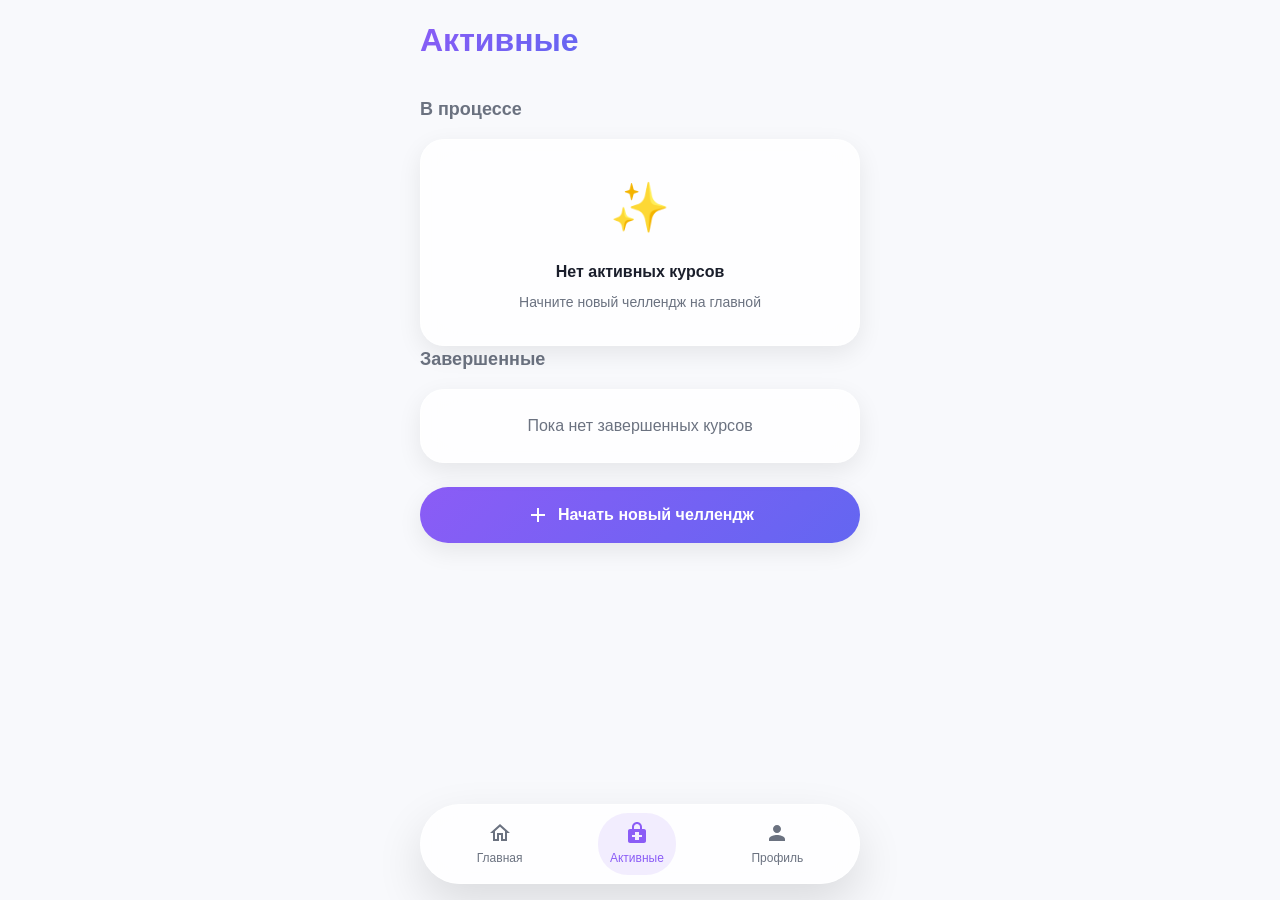
<file: active.html>
<!DOCTYPE html>
<html lang="ru">
<head>
    <meta charset="UTF-8">
    <meta name="viewport" content="width=device-width, initial-scale=1.0">
    <title>Активные курсы · 30 Days</title>
    <link rel="stylesheet" href="css/main.css">
    <link rel="stylesheet" href="css/components.css">
    <link rel="stylesheet" href="css/animations.css">
</head>
<body>
    <div class="app-container">
        <header class="header">
            <h1 class="page-title">Активные</h1>
        </header>

        <main class="main-content" id="activeContent">
            <div class="active-section">
                <h2 class="section-title">В процессе</h2>
                <div class="active-list" id="inProgressList">
                    <!-- Динамическая загрузка -->
                </div>
            </div>

            <div class="active-section">
                <h2 class="section-title">Завершенные</h2>
                <div class="completed-list" id="completedList">
                    <!-- Динамическая загрузка -->
                </div>
            </div>

            <div class="active-section">
                <a href="index.html" class="new-challenge-btn">
                    <svg width="24" height="24" viewBox="0 0 24 24" fill="none">
                        <path d="M19 13h-6v6h-2v-6H5v-2h6V5h2v6h6v2z" fill="currentColor"/>
                    </svg>
                    Начать новый челлендж
                </a>
            </div>
        </main>

        <nav class="bottom-nav glass-nav">
            <a href="index.html" class="nav-item">
                <svg width="24" height="24" viewBox="0 0 24 24" fill="none">
                    <path d="M12 5.69L17 10.19V18H15V12H9V18H7V10.19L12 5.69ZM12 3L2 12H5V20H11V14H13V20H19V12H22L12 3Z" fill="currentColor"/>
                </svg>
                <span>Главная</span>
            </a>
            <a href="active.html" class="nav-item active">
                <svg width="24" height="24" viewBox="0 0 24 24" fill="none">
                    <path d="M19 8H17V6C17 3.24 14.76 1 12 1S7 3.24 7 6v2H5c-1.1 0-2 .9-2 2v10c0 1.1.9 2 2 2h14c1.1 0 2-.9 2-2V10c0-1.1-.9-2-2-2ZM9 6c0-1.66 1.34-3 3-3s3 1.34 3 3v2H9V6Zm8 10h-3v3h-4v-3H7v-2h3v-3h4v3h3v2Z" fill="currentColor"/>
                </svg>
                <span>Активные</span>
            </a>
            <a href="profile.html" class="nav-item">
                <svg width="24" height="24" viewBox="0 0 24 24" fill="none">
                    <path d="M12 12c2.21 0 4-1.79 4-4s-1.79-4-4-4-4 1.79-4 4 1.79 4 4 4Zm0 2c-2.67 0-8 1.34-8 4v2h16v-2c0-2.66-5.33-4-8-4Z" fill="currentColor"/>
                </svg>
                <span>Профиль</span>
            </a>
        </nav>
    </div>

    <script src="js/dataLoader.js"></script>
    <script src="js/progressManager.js"></script>
    <script src="js/active.js"></script>
</body>
</html>
</file>
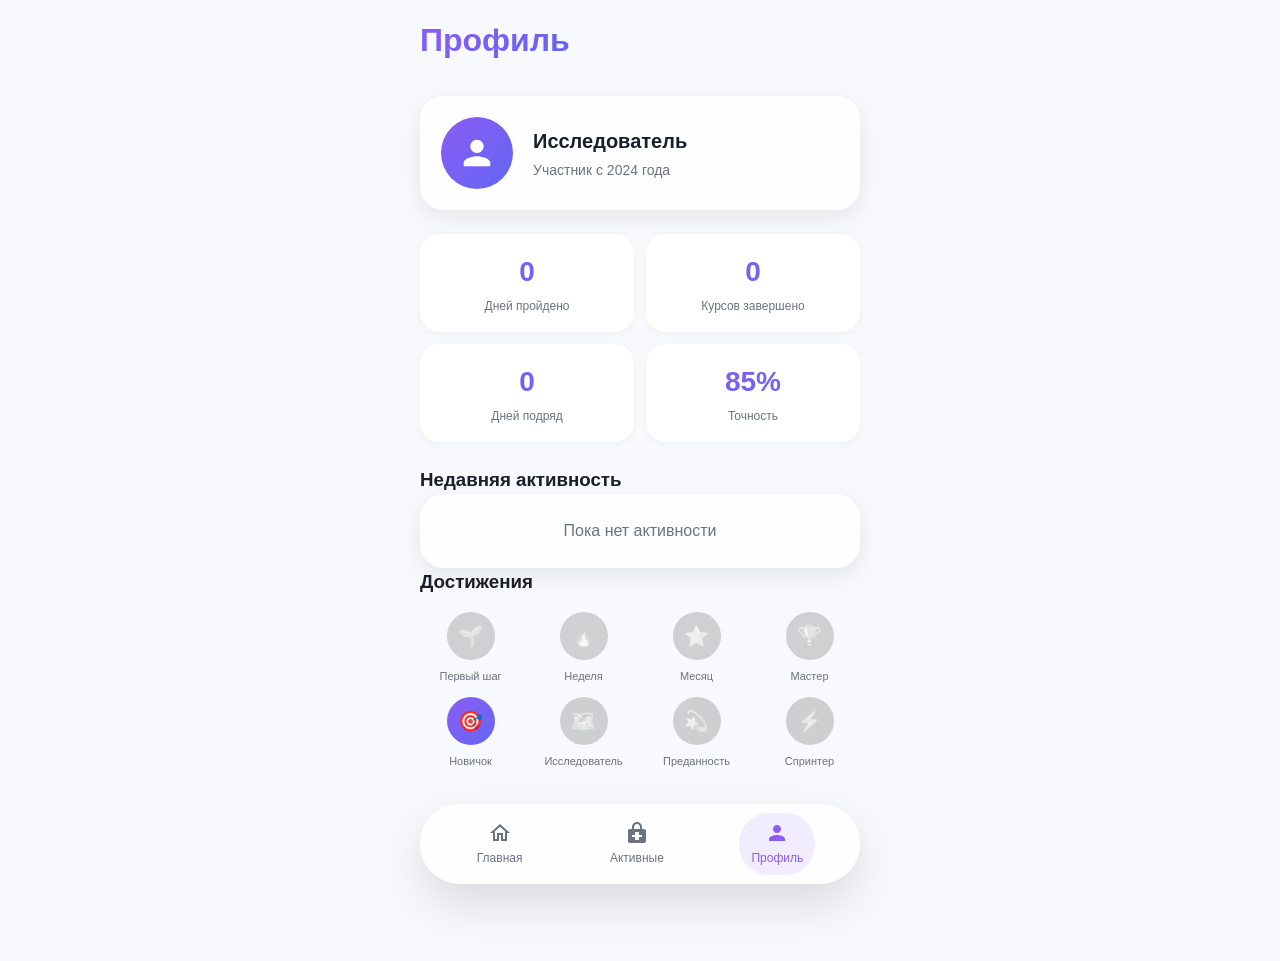
<file: profile.html>
<!DOCTYPE html>
<html lang="ru">
<head>
    <meta charset="UTF-8">
    <meta name="viewport" content="width=device-width, initial-scale=1.0">
    <title>Профиль · 30 Days</title>
    <link rel="stylesheet" href="css/main.css">
    <link rel="stylesheet" href="css/components.css">
    <link rel="stylesheet" href="css/animations.css">
</head>
<body>
    <div class="app-container">
        <header class="header">
            <h1 class="page-title">Профиль</h1>
        </header>

        <main class="main-content" id="profileContent">
            <div class="profile-header glass-card">
                <div class="profile-avatar">
                    <svg width="40" height="40" viewBox="0 0 24 24" fill="none">
                        <path d="M12 12c2.21 0 4-1.79 4-4s-1.79-4-4-4-4 1.79-4 4 1.79 4 4 4Zm0 2c-2.67 0-8 1.34-8 4v2h16v-2c0-2.66-5.33-4-8-4Z" fill="currentColor"/>
                    </svg>
                </div>
                <div class="profile-info">
                    <h2>Исследователь</h2>
                    <p>Участник с 2024 года</p>
                </div>
            </div>

            <div class="stats-grid">
                <div class="stat-card glass-card">
                    <div class="stat-value" id="totalDays">0</div>
                    <div class="stat-label">Дней пройдено</div>
                </div>
                <div class="stat-card glass-card">
                    <div class="stat-value" id="completedCourses">0</div>
                    <div class="stat-label">Курсов завершено</div>
                </div>
                <div class="stat-card glass-card">
                    <div class="stat-value" id="currentStreak">0</div>
                    <div class="stat-label">Дней подряд</div>
                </div>
                <div class="stat-card glass-card">
                    <div class="stat-value" id="accuracy">0%</div>
                    <div class="stat-label">Точность</div>
                </div>
            </div>

            <div class="recent-activity">
                <h3>Недавняя активность</h3>
                <div class="activity-list" id="activityList">
                    <!-- Динамическая загрузка -->
                </div>
            </div>

            <div class="achievements-section">
                <h3>Достижения</h3>
                <div class="achievements-grid" id="achievements">
                    <!-- Динамическая загрузка -->
                </div>
            </div>
        </main>

        <nav class="bottom-nav glass-nav">
            <a href="index.html" class="nav-item">
                <svg width="24" height="24" viewBox="0 0 24 24" fill="none">
                    <path d="M12 5.69L17 10.19V18H15V12H9V18H7V10.19L12 5.69ZM12 3L2 12H5V20H11V14H13V20H19V12H22L12 3Z" fill="currentColor"/>
                </svg>
                <span>Главная</span>
            </a>
            <a href="active.html" class="nav-item">
                <svg width="24" height="24" viewBox="0 0 24 24" fill="none">
                    <path d="M19 8H17V6C17 3.24 14.76 1 12 1S7 3.24 7 6v2H5c-1.1 0-2 .9-2 2v10c0 1.1.9 2 2 2h14c1.1 0 2-.9 2-2V10c0-1.1-.9-2-2-2ZM9 6c0-1.66 1.34-3 3-3s3 1.34 3 3v2H9V6Zm8 10h-3v3h-4v-3H7v-2h3v-3h4v3h3v2Z" fill="currentColor"/>
                </svg>
                <span>Активные</span>
            </a>
            <a href="profile.html" class="nav-item active">
                <svg width="24" height="24" viewBox="0 0 24 24" fill="none">
                    <path d="M12 12c2.21 0 4-1.79 4-4s-1.79-4-4-4-4 1.79-4 4 1.79 4 4 4Zm0 2c-2.67 0-8 1.34-8 4v2h16v-2c0-2.66-5.33-4-8-4Z" fill="currentColor"/>
                </svg>
                <span>Профиль</span>
            </a>
        </nav>
    </div>

    <script src="js/dataLoader.js"></script>
    <script src="js/progressManager.js"></script>
    <script src="js/profile.js"></script>
</body>
</html>
</file>
<file: css/main.css>
/* ===== Переменные ===== */
:root {
    /* Цвета */
    --bg-primary: #f8f9fc;
    --bg-secondary: #ffffff;
    --text-primary: #1a1e2b;
    --text-secondary: #6b7280;
    --accent-gradient: linear-gradient(135deg, #8b5cf6, #6366f1);
    --accent-color: #8b5cf6;
    --glass-bg: rgba(255, 255, 255, 0.8);
    --glass-border: rgba(255, 255, 255, 0.5);
    --shadow-sm: 0 2px 8px rgba(0, 0, 0, 0.04);
    --shadow-md: 0 8px 24px rgba(0, 0, 0, 0.08);
    --shadow-lg: 0 20px 48px rgba(0, 0, 0, 0.12);
    
    /* Анимации */
    --transition-fast: 0.2s ease;
    --transition-base: 0.3s ease;
    --transition-slow: 0.5s ease;
}

/* Тёмная тема */
@media (prefers-color-scheme: dark) {
    :root {
        --bg-primary: #0f1117;
        --bg-secondary: #1a1e2b;
        --text-primary: #f3f4f6;
        --text-secondary: #9ca3af;
        --glass-bg: rgba(26, 30, 43, 0.8);
        --glass-border: rgba(255, 255, 255, 0.1);
    }
}

/* ===== Сброс ===== */
* {
    margin: 0;
    padding: 0;
    box-sizing: border-box;
    -webkit-tap-highlight-color: transparent;
}

body {
    font-family: -apple-system, BlinkMacSystemFont, 'Segoe UI', Roboto, Helvetica, Arial, sans-serif;
    background: var(--bg-primary);
    color: var(--text-primary);
    line-height: 1.5;
    min-height: 100vh;
}

/* ===== Контейнер приложения ===== */
.app-container {
    max-width: 480px;
    margin: 0 auto;
    min-height: 100vh;
    display: flex;
    flex-direction: column;
    position: relative;
    background: var(--bg-primary);
}

/* ===== Хедер ===== */
.header {
    padding: 16px 20px;
    display: flex;
    align-items: center;
    gap: 12px;
    position: sticky;
    top: 0;
    z-index: 10;
}

.glass-header {
    background: var(--glass-bg);
    backdrop-filter: blur(20px);
    -webkit-backdrop-filter: blur(20px);
    border-bottom: 1px solid var(--glass-border);
}

.search-container {
    flex: 1;
    position: relative;
    display: flex;
    align-items: center;
}

.search-icon {
    position: absolute;
    left: 16px;
    color: var(--text-secondary);
    pointer-events: none;
}

.search-input {
    width: 100%;
    padding: 14px 16px 14px 48px;
    background: var(--bg-secondary);
    border: 1px solid transparent;
    border-radius: 30px;
    font-size: 16px;
    color: var(--text-primary);
    transition: var(--transition-base);
    box-shadow: var(--shadow-sm);
}

.search-input:focus {
    outline: none;
    border-color: var(--accent-color);
    box-shadow: 0 0 0 4px rgba(139, 92, 246, 0.1);
}

.filter-btn {
    width: 48px;
    height: 48px;
    border: none;
    background: var(--bg-secondary);
    border-radius: 30px;
    display: flex;
    align-items: center;
    justify-content: center;
    color: var(--text-primary);
    cursor: pointer;
    transition: var(--transition-fast);
    box-shadow: var(--shadow-sm);
}

.filter-btn:active {
    transform: scale(0.95);
}

/* ===== Нижняя навигация ===== */
.bottom-nav {
    position: sticky;
    bottom: 16px;
    margin: 16px 20px;
    padding: 8px 12px;
    background: var(--glass-bg);
    backdrop-filter: blur(20px);
    -webkit-backdrop-filter: blur(20px);
    border-radius: 40px;
    display: flex;
    justify-content: space-around;
    align-items: center;
    box-shadow: var(--shadow-lg);
    border: 1px solid var(--glass-border);
    z-index: 100;
}

.nav-item {
    display: flex;
    flex-direction: column;
    align-items: center;
    text-decoration: none;
    color: var(--text-secondary);
    font-size: 12px;
    padding: 8px 12px;
    border-radius: 30px;
    transition: var(--transition-base);
    gap: 4px;
}

.nav-item svg {
    width: 24px;
    height: 24px;
    transition: var(--transition-base);
}

.nav-item.active {
    color: var(--accent-color);
    background: rgba(139, 92, 246, 0.1);
}

.nav-item:active {
    transform: scale(0.95);
}

/* ===== Основной контент ===== */
.main-content {
    flex: 1;
    padding: 8px 20px 80px;
    animation: fadeIn 0.5s ease;
}

.page-title {
    font-size: 32px;
    font-weight: 700;
    background: var(--accent-gradient);
    -webkit-background-clip: text;
    -webkit-text-fill-color: transparent;
    margin-bottom: 8px;
}

.section-title {
    font-size: 18px;
    font-weight: 600;
    margin-bottom: 16px;
    color: var(--text-secondary);
}

/* ===== Стеклянные карточки ===== */
.glass-card {
    background: var(--glass-bg);
    backdrop-filter: blur(20px);
    -webkit-backdrop-filter: blur(20px);
    border: 1px solid var(--glass-border);
    border-radius: 24px;
    padding: 20px;
    box-shadow: var(--shadow-md);
}

/* ===== Адаптивность ===== */
@media (max-width: 380px) {
    .header {
        padding: 12px 16px;
    }
    
    .main-content {
        padding: 4px 16px 80px;
    }
    
    .bottom-nav {
        margin: 8px 16px;
    }
}
</file>
<file: css/components.css>
/* ===== Карточки курсов ===== */

/* Карточка активного курса (горизонтальная) */
.active-card {
    background: var(--bg-secondary);
    border-radius: 20px;
    padding: 16px;
    margin-bottom: 12px;
    display: flex;
    align-items: center;
    gap: 16px;
    box-shadow: var(--shadow-sm);
    transition: var(--transition-base);
    animation: slideUp 0.4s ease;
    border: 1px solid var(--glass-border);
}

.active-card:active {
    transform: scale(0.98);
    box-shadow: var(--shadow-md);
}

.active-card-icon {
    width: 56px;
    height: 56px;
    border-radius: 18px;
    background: var(--accent-gradient);
    display: flex;
    align-items: center;
    justify-content: center;
    font-size: 28px;
    color: white;
}

.active-card-content {
    flex: 1;
}

.active-card-title {
    font-size: 16px;
    font-weight: 600;
    margin-bottom: 4px;
}

.active-card-subtitle {
    font-size: 14px;
    color: var(--text-secondary);
    margin-bottom: 8px;
}

.progress-container {
    display: flex;
    align-items: center;
    gap: 8px;
}

.progress-bar {
    flex: 1;
    height: 6px;
    background: rgba(139, 92, 246, 0.1);
    border-radius: 3px;
    overflow: hidden;
}

.progress-fill {
    height: 100%;
    background: var(--accent-gradient);
    border-radius: 3px;
    transition: width 0.5s ease;
}

.progress-text {
    font-size: 14px;
    color: var(--text-secondary);
    min-width: 45px;
}

.continue-btn {
    width: 40px;
    height: 40px;
    border: none;
    background: var(--accent-gradient);
    border-radius: 30px;
    color: white;
    display: flex;
    align-items: center;
    justify-content: center;
    cursor: pointer;
    transition: var(--transition-fast);
}

.continue-btn:active {
    transform: scale(0.9);
}

/* Сетка 2x2 */
.grid-2x2 {
    display: grid;
    grid-template-columns: 1fr 1fr;
    gap: 12px;
    margin-bottom: 24px;
}

.grid-card {
    background: var(--bg-secondary);
    border-radius: 20px;
    padding: 20px 16px;
    display: flex;
    flex-direction: column;
    align-items: center;
    text-align: center;
    gap: 8px;
    box-shadow: var(--shadow-sm);
    transition: var(--transition-base);
    border: 1px solid var(--glass-border);
    animation: scaleIn 0.4s ease;
    cursor: pointer;
}

.grid-card:active {
    transform: scale(0.96);
}

.grid-card-icon {
    width: 48px;
    height: 48px;
    border-radius: 16px;
    background: var(--accent-gradient);
    display: flex;
    align-items: center;
    justify-content: center;
    font-size: 24px;
    color: white;
}

.grid-card-title {
    font-weight: 600;
    font-size: 14px;
}

/* Широкий баннер */
.wide-banner {
    background: var(--accent-gradient);
    border-radius: 24px;
    padding: 24px;
    margin-bottom: 24px;
    position: relative;
    overflow: hidden;
    cursor: pointer;
    animation: slideUp 0.5s ease;
    border: 1px solid var(--glass-border);
}

.wide-banner::before {
    content: '';
    position: absolute;
    top: 0;
    right: 0;
    width: 150px;
    height: 150px;
    background: radial-gradient(circle, rgba(255,255,255,0.3) 0%, transparent 70%);
    border-radius: 50%;
    transform: translate(50px, -50px);
}

.wide-banner-content {
    position: relative;
    z-index: 1;
    color: white;
}

.wide-banner-title {
    font-size: 24px;
    font-weight: 700;
    margin-bottom: 8px;
}

.wide-banner-subtitle {
    font-size: 14px;
    opacity: 0.9;
}

/* Активный элемент (продолжить) */
.active-preview {
    background: var(--bg-secondary);
    border-radius: 20px;
    padding: 16px;
    margin-bottom: 24px;
    display: flex;
    align-items: center;
    gap: 16px;
    box-shadow: var(--shadow-md);
    border: 1px solid var(--glass-border);
    animation: slideRight 0.5s ease;
}

/* ===== Кнопка нового челленджа ===== */
.new-challenge-btn {
    display: flex;
    align-items: center;
    justify-content: center;
    gap: 8px;
    padding: 16px;
    background: var(--accent-gradient);
    border: none;
    border-radius: 30px;
    color: white;
    font-size: 16px;
    font-weight: 600;
    text-decoration: none;
    margin-top: 24px;
    transition: var(--transition-base);
    box-shadow: var(--shadow-md);
}

.new-challenge-btn:active {
    transform: scale(0.98);
    opacity: 0.9;
}

/* ===== Профиль ===== */
.profile-header {
    display: flex;
    align-items: center;
    gap: 20px;
    margin-bottom: 24px;
    animation: slideRight 0.5s ease;
}

.profile-avatar {
    width: 72px;
    height: 72px;
    border-radius: 36px;
    background: var(--accent-gradient);
    display: flex;
    align-items: center;
    justify-content: center;
    color: white;
}

.profile-info h2 {
    font-size: 20px;
    font-weight: 600;
    margin-bottom: 4px;
}

.profile-info p {
    color: var(--text-secondary);
    font-size: 14px;
}

/* Статистика */
.stats-grid {
    display: grid;
    grid-template-columns: 1fr 1fr;
    gap: 12px;
    margin-bottom: 24px;
}

.stat-card {
    background: var(--bg-secondary);
    padding: 16px;
    border-radius: 20px;
    text-align: center;
    box-shadow: var(--shadow-sm);
    border: 1px solid var(--glass-border);
    animation: scaleIn 0.4s ease;
}

.stat-value {
    font-size: 28px;
    font-weight: 700;
    background: var(--accent-gradient);
    -webkit-background-clip: text;
    -webkit-text-fill-color: transparent;
    margin-bottom: 4px;
}

.stat-label {
    font-size: 12px;
    color: var(--text-secondary);
}

/* Достижения */
.achievements-grid {
    display: grid;
    grid-template-columns: repeat(4, 1fr);
    gap: 12px;
    margin-top: 16px;
}

.achievement {
    text-align: center;
}

.achievement-icon {
    width: 48px;
    height: 48px;
    border-radius: 24px;
    background: var(--accent-gradient);
    display: flex;
    align-items: center;
    justify-content: center;
    color: white;
    margin: 0 auto 8px;
    font-size: 20px;
}

.achievement.locked .achievement-icon {
    opacity: 0.3;
    filter: grayscale(1);
}

.achievement-title {
    font-size: 11px;
    color: var(--text-secondary);
}

/* ===== Страница курса ===== */
.course-header {
    padding: 16px 20px;
    display: flex;
    align-items: center;
    gap: 16px;
    background: var(--glass-bg);
    backdrop-filter: blur(20px);
    -webkit-backdrop-filter: blur(20px);
    position: sticky;
    top: 0;
    z-index: 10;
}

.back-btn {
    width: 40px;
    height: 40px;
    border: none;
    background: var(--bg-secondary);
    border-radius: 30px;
    display: flex;
    align-items: center;
    justify-content: center;
    color: var(--text-primary);
    cursor: pointer;
    transition: var(--transition-fast);
    box-shadow: var(--shadow-sm);
}

.course-progress {
    flex: 1;
}

.course-content {
    padding: 20px;
}

/* Теория */
.theory-block {
    background: var(--bg-secondary);
    border-radius: 24px;
    padding: 24px;
    margin-bottom: 20px;
    box-shadow: var(--shadow-sm);
    border: 1px solid var(--glass-border);
    animation: fadeIn 0.5s ease;
}

.theory-title {
    font-size: 20px;
    font-weight: 600;
    margin-bottom: 12px;
}

.theory-text {
    color: var(--text-secondary);
    line-height: 1.7;
    margin-bottom: 16px;
}

.examples {
    background: rgba(139, 92, 246, 0.05);
    border-radius: 16px;
    padding: 16px;
}

.example-item {
    padding: 8px 0;
    border-bottom: 1px solid rgba(139, 92, 246, 0.1);
}

.example-item:last-child {
    border-bottom: none;
}

/* Тестовые задания */
.quiz-block {
    background: var(--bg-secondary);
    border-radius: 24px;
    padding: 24px;
    margin-bottom: 20px;
    box-shadow: var(--shadow-sm);
    border: 1px solid var(--glass-border);
    animation: slideUp 0.5s ease;
}

.quiz-question {
    font-size: 18px;
    font-weight: 600;
    margin-bottom: 20px;
}

.quiz-option {
    display: block;
    padding: 16px;
    background: var(--bg-primary);
    border: 1px solid var(--glass-border);
    border-radius: 16px;
    margin-bottom: 8px;
    cursor: pointer;
    transition: var(--transition-fast);
}

.quiz-option:hover {
    background: rgba(139, 92, 246, 0.05);
}

.quiz-option.selected {
    background: var(--accent-gradient);
    color: white;
    border-color: transparent;
}

.quiz-option.correct {
    background: #10b981;
    color: white;
    border-color: transparent;
}

.quiz-option.incorrect {
    background: #ef4444;
    color: white;
    border-color: transparent;
}

.quiz-feedback {
    margin-top: 16px;
    padding: 12px;
    border-radius: 12px;
    font-size: 14px;
    animation: fadeIn 0.3s ease;
}

.quiz-feedback.correct {
    background: rgba(16, 185, 129, 0.1);
    color: #10b981;
}

.quiz-feedback.incorrect {
    background: rgba(239, 68, 68, 0.1);
    color: #ef4444;
}

/* Кнопка завершения дня */
.btn-primary {
    width: 100%;
    padding: 18px;
    border: none;
    background: var(--accent-gradient);
    border-radius: 30px;
    color: white;
    font-size: 16px;
    font-weight: 600;
    cursor: pointer;
    transition: var(--transition-base);
    box-shadow: var(--shadow-md);
}

.btn-primary:disabled {
    opacity: 0.5;
    pointer-events: none;
}

.btn-primary:not(:disabled):active {
    transform: scale(0.98);
}

.course-footer {
    padding: 20px;
    background: var(--glass-bg);
    backdrop-filter: blur(20px);
    -webkit-backdrop-filter: blur(20px);
    position: sticky;
    bottom: 0;
    z-index: 10;
}
</file>
<file: css/animations.css>
/* Появление */
@keyframes fadeIn {
    from {
        opacity: 0;
    }
    to {
        opacity: 1;
    }
}

@keyframes slideUp {
    from {
        opacity: 0;
        transform: translateY(20px);
    }
    to {
        opacity: 1;
        transform: translateY(0);
    }
}

@keyframes slideRight {
    from {
        opacity: 0;
        transform: translateX(-20px);
    }
    to {
        opacity: 1;
        transform: translateX(0);
    }
}

@keyframes scaleIn {
    from {
        opacity: 0;
        transform: scale(0.9);
    }
    to {
        opacity: 1;
        transform: scale(1);
    }
}

/* Пульсация для прогресса */
@keyframes pulse {
    0% {
        opacity: 1;
    }
    50% {
        opacity: 0.5;
    }
    100% {
        opacity: 1;
    }
}

/* Вращение для загрузки */
@keyframes spin {
    from {
        transform: rotate(0deg);
    }
    to {
        transform: rotate(360deg);
    }
}

/* Применение анимаций к элементам */
.fade-in {
    animation: fadeIn 0.5s ease;
}

.slide-up {
    animation: slideUp 0.5s ease;
}

.slide-right {
    animation: slideRight 0.5s ease;
}

.scale-in {
    animation: scaleIn 0.4s ease;
}

/* Задержки для staggered анимаций */
.delay-1 {
    animation-delay: 0.1s;
}

.delay-2 {
    animation-delay: 0.2s;
}

.delay-3 {
    animation-delay: 0.3s;
}

.delay-4 {
    animation-delay: 0.4s;
}

.delay-5 {
    animation-delay: 0.5s;
}

/* Ховер эффекты */
.hover-lift {
    transition: transform 0.2s ease, box-shadow 0.2s ease;
}

.hover-lift:hover {
    transform: translateY(-2px);
    box-shadow: var(--shadow-lg);
}

.hover-scale {
    transition: transform 0.2s ease;
}

.hover-scale:hover {
    transform: scale(1.05);
}

/* Загрузочный спиннер */
.spinner {
    width: 40px;
    height: 40px;
    border: 3px solid rgba(139, 92, 246, 0.1);
    border-top-color: var(--accent-color);
    border-radius: 50%;
    animation: spin 1s linear infinite;
}

/* Переходы между страницами */
.page-transition-enter {
    opacity: 0;
    transform: translateX(100%);
}

.page-transition-enter-active {
    opacity: 1;
    transform: translateX(0);
    transition: opacity 300ms, transform 300ms;
}

.page-transition-exit {
    opacity: 1;
    transform: translateX(0);
}

.page-transition-exit-active {
    opacity: 0;
    transform: translateX(-100%);
    transition: opacity 300ms, transform 300ms;
}
</file>
